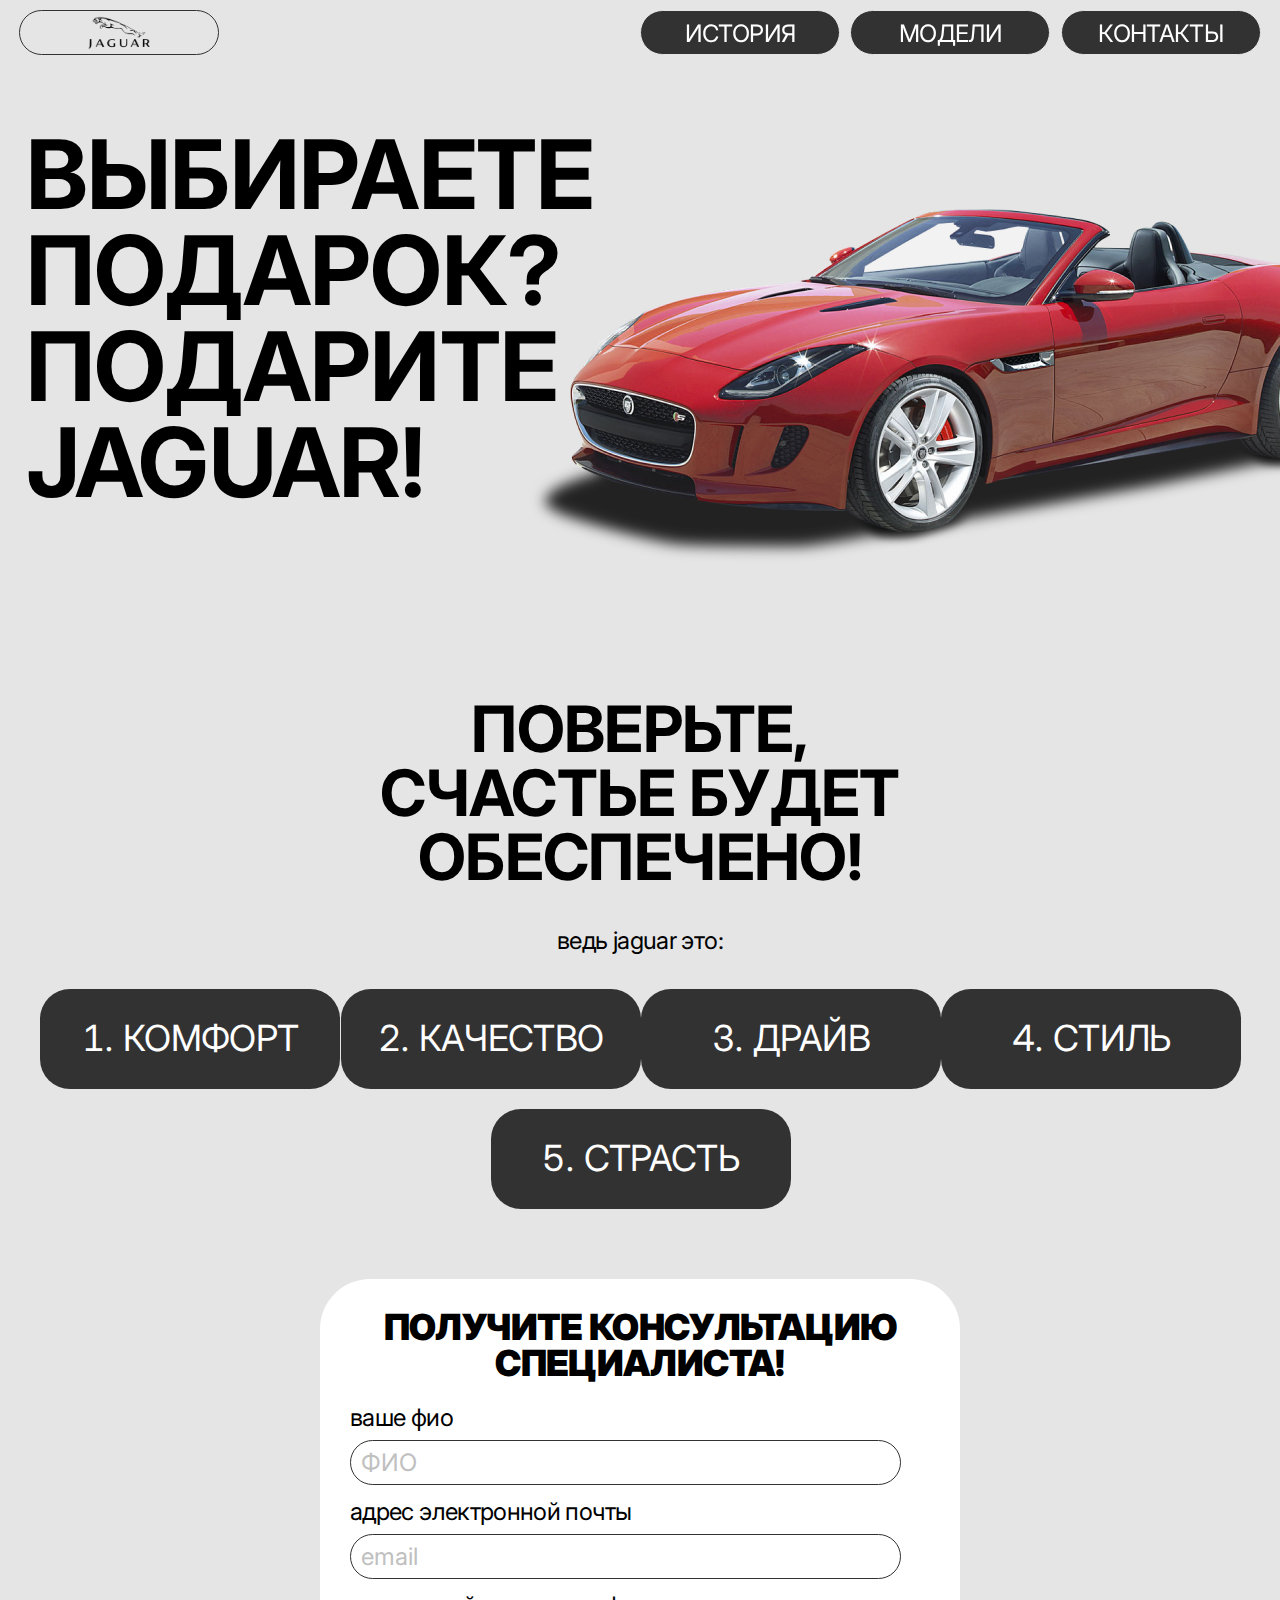
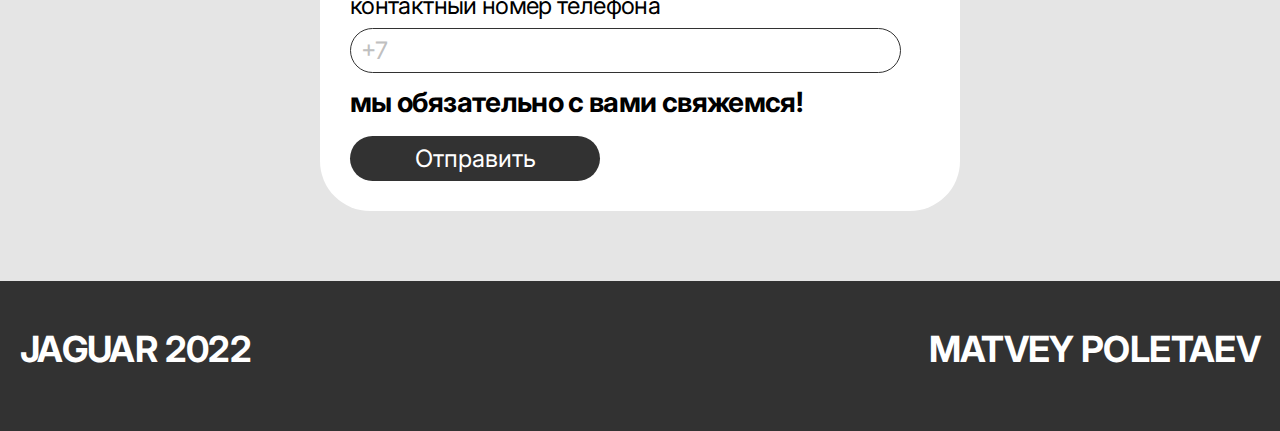
<file: index.html>
<!DOCTYPE html>
<html lang="en">
  <head>
    <meta charset="UTF-8" />
    <meta http-equiv="X-UA-Compatible" content="IE=edge" />
    <meta name="viewport" content="width=device-width, initial-scale=1.0" />
    <link rel="stylesheet" href="./css/tr1.css" />
    <link rel="stylesheet" href="./css/reset.css" />
    <title>Страница 1</title>
  </head>
  <body>
    <section class="menu">
      <a class="logo_menu__background" href="index.html"
        ><div class="logo_menu"></div
      ></a>
      <div class="menu_sections">
        <a class="menu_section" href="history.html#start"><nav>история</nav></a>
        <a class="menu_section" href="models.html"><nav>модели</nav></a>
        <a class="menu_section" href="contacts.html"><nav>контакты</nav></a>
      </div>
    </section>

    <section class="first_page">
      <header class="header">
        <h1 class="header_title">
          <a name="start0"></a>Выбираете подарок? Подарите JAGUAR!
        </h1>
        <img class="header_img" src="./img/car_header.png" alt="problems" />
      </header>

      <div class="first_text">
        <h2 class="first_text_header">Поверьте, счастье будет обеспечено!</h2>
        <p class="first_text_paragraph">Ведь Jaguar это:</p>
      </div>
      <ol class="first_text__points">
        <li class="first_text__point">Комфорт</li>
        <li class="first_text__point">Качество</li>
        <li class="first_text__point">Драйв</li>
        <li class="first_text__point">Стиль</li>
        <li class="first_text__point">Страсть</li>
      </ol>

      <div class="form">
        <h3 class="form_header">
          <legend><strong>Получите консультацию специалиста!</strong></legend>
        </h3>
        <form
          action="http://185.182.111.214:7628/cgi-bin/form_action.py"
          method="get"
          target="_self"
        >
          <p class="form_text">Ваше ФИО</p>
          <input class="form_input" type="text" name="username" value="ФИО" />
          <p class="form_text">Адрес электронной почты</p>
          <input class="form_input" type="text" name="mail" value="email" />
          <p class="form_text">Контактный номер телефона</p>
          <input class="form_input" type="text" name="mobile" value="+7" />
          <p class="form_text form_text_bold">
            <strong>Мы обязательно с Вами свяжемся!</strong>
          </p>
          <button class="button" type="submit" name="submit">
            Отправить
          </button>
        </form>
      </div>
    </section>

    <div class="futor">
      <h3>
        <a
          class="futor_link"
          href="https://www.jaguar.ru/index.html"
          target="_blank"
          >JAGUAR 2022</a
        >
      </h3>
      <h3>MATVEY POLETAEV</h3>
    </div>
  </body>
</html>
</file>
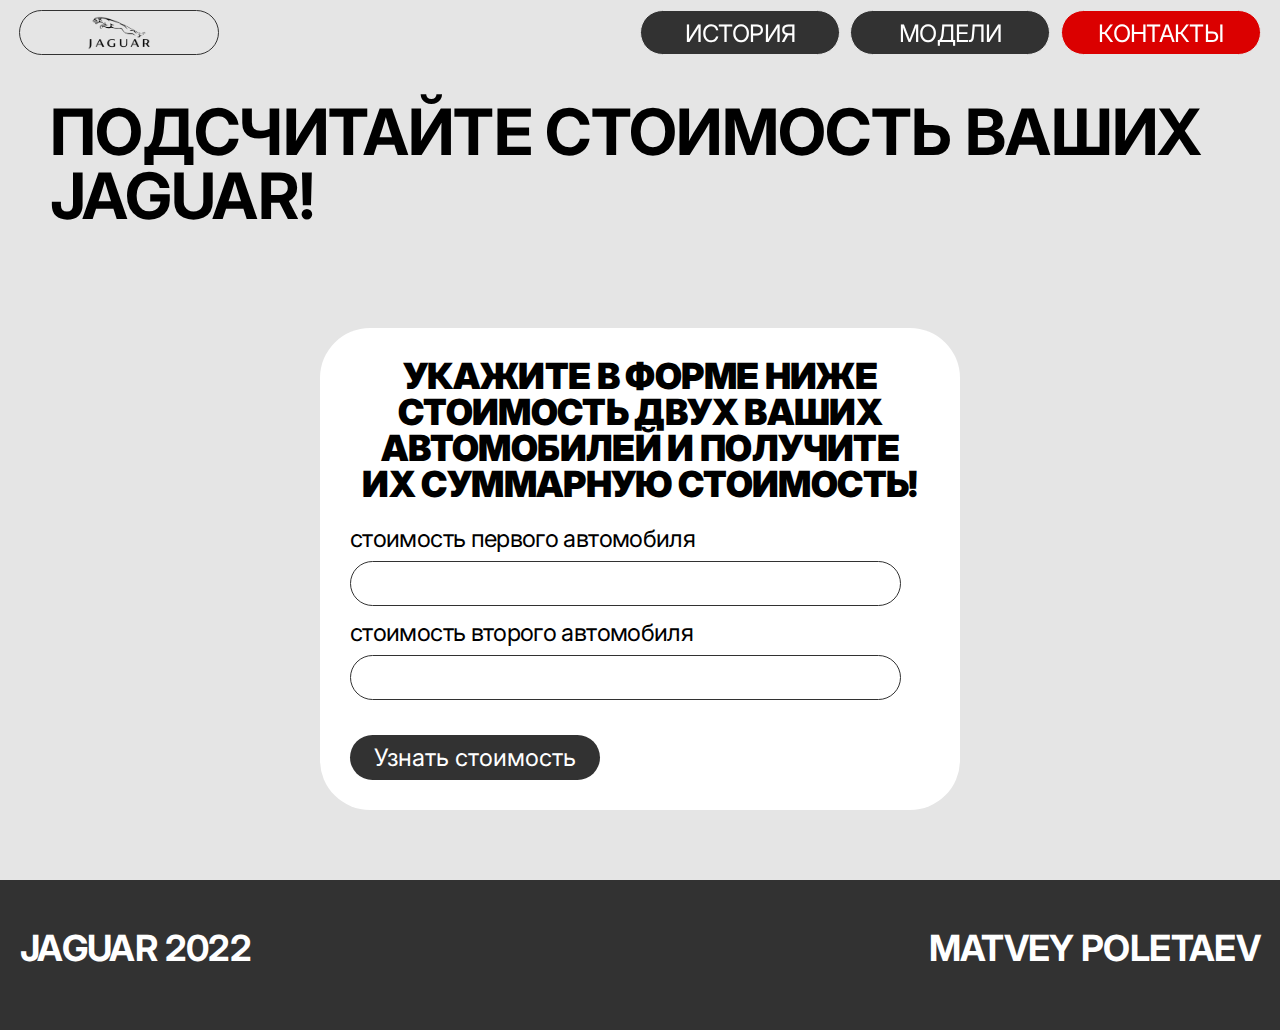
<file: calkulator.html>
<!DOCTYPE html>
<html lang="en">
  <head>
    <meta charset="UTF-8" />
    <meta http-equiv="X-UA-Compatible" content="IE=edge" />
    <meta name="viewport" content="width=device-width, initial-scale=1.0" />
    <link rel="stylesheet" href="./css/tr1.css" />
    <link rel="stylesheet" href="./css/reset.css" />
    <title>Калькулятор стоимости</title>
  </head>
  <body>
    <section class="menu">
      <a class="logo_menu__background" href="index.html"
        ><div class="logo_menu"></div
      ></a>
      <div class="menu_sections">
        <a class="menu_section" href="history.html"><nav>история</nav></a>
        <a class="menu_section" href="models.html"><nav>модели</nav></a>
        <a class="menu_section active" href="contacts.html"><nav>контакты</nav></a>
      </div>
    </section>

    <section class="contacts_page">
      <div class="models">
        <h2>
          Подсчитайте стоимость Ваших Jaguar!
        </h2>
        
      </div>

      <div class="form">
        <h3 class="form_header">
          <legend>
            <strong
              >Укажите в форме ниже стоимость двух Ваших автомобилей и получите их суммарную стоимость!</strong
            >
          </legend>
        </h3>
        <form
          action="http://185.182.111.214:7628/cgi-bin/form_action.py"
          method="get"
          target="_self"
        >
          <p class="form_text">Стоимость первого автомобиля</p>
          <input class="form_input" type="text" id="num1" name="first_car_cost"  />
          <p class="form_text">Стоимость второго автомобиля</p>
          <input class="form_input" id="num2" type="text" name="second_car_cost"  />
          <p id="result" class="form_text form_text_bold">
            
          </p>
          <button class="button" onclick="func()" id="btn" type="button" name="submit">
            Узнать стоимость
          </button>
        </form>
      </div>
    </section>

    <div class="futor">
      <h3>
        <a
          class="futor_link"
          href="https://www.jaguar.ru/index.html"
          target="_blank"
          >JAGUAR 2022</a
        >
      </h3>
      <h3>MATVEY POLETAEV</h3>
    </div>
    <script>
        function func(){
              var num1 = Number(document.getElementById("num1").value);
              var num2 = Number(document.getElementById("num2").value);
              var result = num1 + num2;
    
              document.getElementById("result").innerHTML = result;
              }
     </script>
  </body>
</html>
</file>
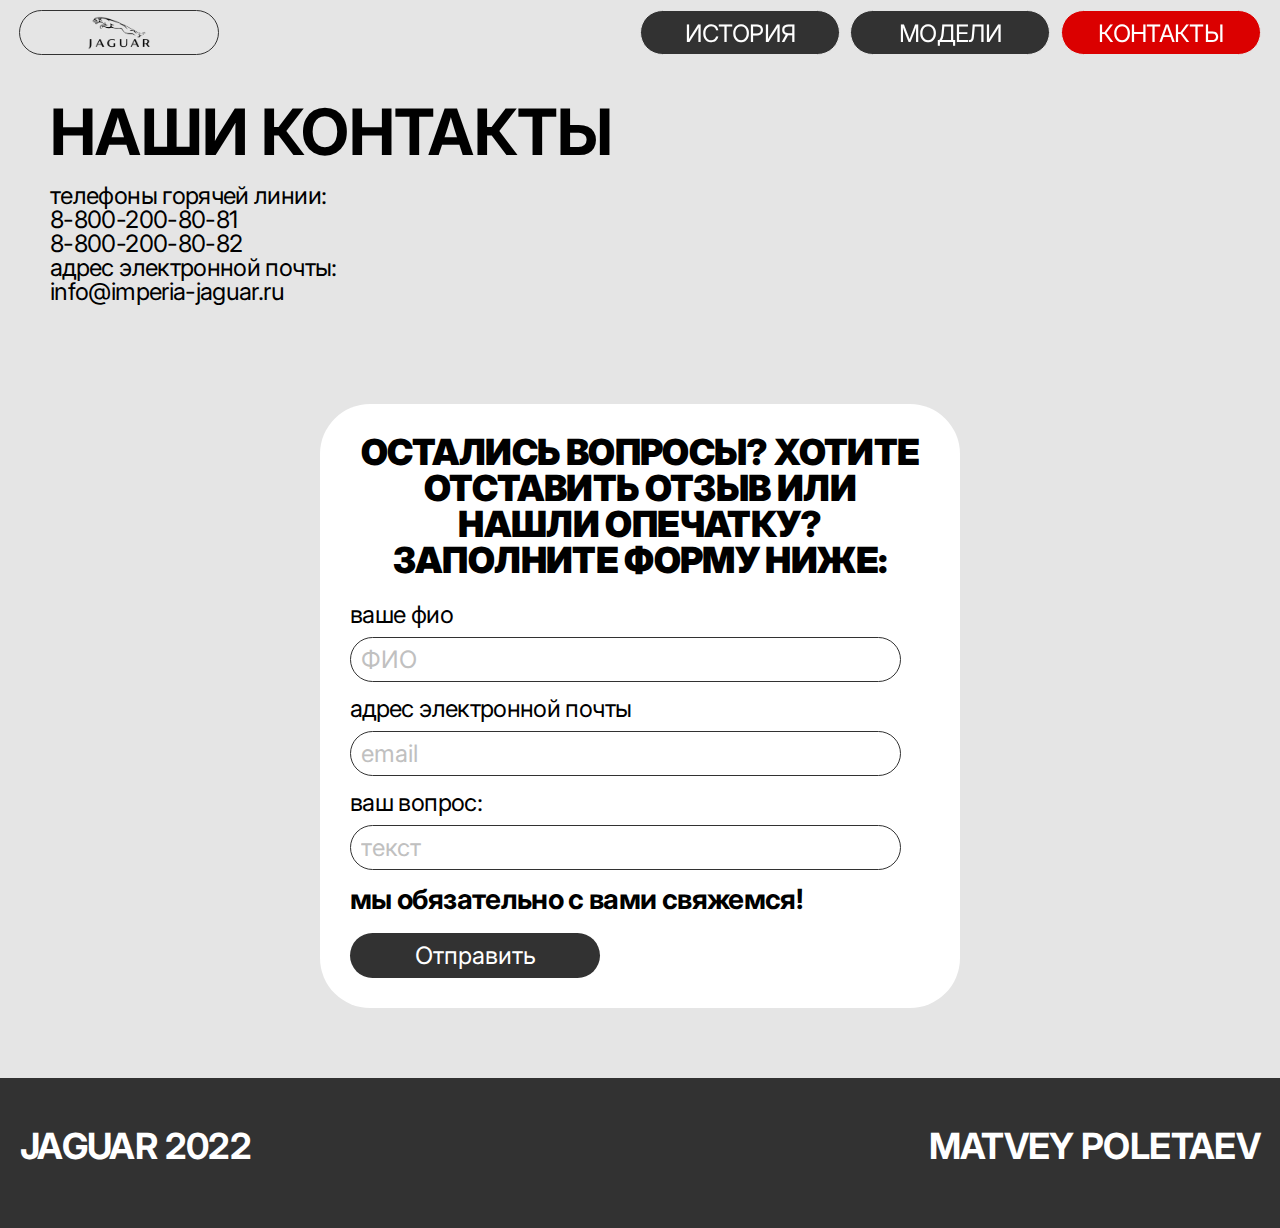
<file: contacts.html>
<!DOCTYPE html>
<html lang="en">
  <head>
    <meta charset="UTF-8" />
    <meta http-equiv="X-UA-Compatible" content="IE=edge" />
    <meta name="viewport" content="width=device-width, initial-scale=1.0" />
    <link rel="stylesheet" href="./css/tr1.css" />
    <link rel="stylesheet" href="./css/reset.css" />
    <title>Наши контакты</title>
  </head>
  <body>
    <section class="menu">
      <a class="logo_menu__background" href="index.html"
        ><div class="logo_menu"></div
      ></a>
      <div class="menu_sections">
        <a class="menu_section" href="history.html"><nav>история</nav></a>
        <a class="menu_section" href="models.html"><nav>модели</nav></a>
        <a class="menu_section active" href="contacts.html"><nav>контакты</nav></a>
      </div>
    </section>

    <section class="contacts_page">
      <div class="models">
        <h2>
          Наши контакты
        </h2>
        <p class="contacts_page_text">
          Телефоны горячей линии: <br />
          8-800-200-80-81 <br />
          8-800-200-80-82
        </p>
        <p>
          Адрес электронной почты: <br />
          info@imperia-jaguar.ru
        </p>
      </div>

      <div class="form">
        <h3 class="form_header">
          <legend>
            <strong
              >Остались вопросы? Хотите отставить отзыв или нашли опечатку?
              Заполните форму ниже:</strong
            >
          </legend>
        </h3>
        <form
          action="http://185.182.111.214:7628/cgi-bin/form_action.py"
          method="get"
          target="_self"
        >
          <p class="form_text">Ваше ФИО</p>
          <input class="form_input" type="text" name="username" value="ФИО" />
          <p class="form_text">Адрес электронной почты</p>
          <input class="form_input" type="text" name="mail" value="email" />
          <p class="form_text">Ваш вопрос:</p>
          <input class="form_input" type="text" name="question" value="текст" />
          <p class="form_text form_text_bold">
            <strong>Мы обязательно с Вами свяжемся!</strong>
          </p>
          <button class="button" type="submit" name="submit">
            Отправить
          </button>
        </form>
      </div>
    </section>

    <div class="futor">
      <h3>
        <a
          class="futor_link"
          href="https://www.jaguar.ru/index.html"
          target="_blank"
          >JAGUAR 2022</a
        >
      </h3>
      <h3>MATVEY POLETAEV</h3>
    </div>
  </body>
</html>
</file>
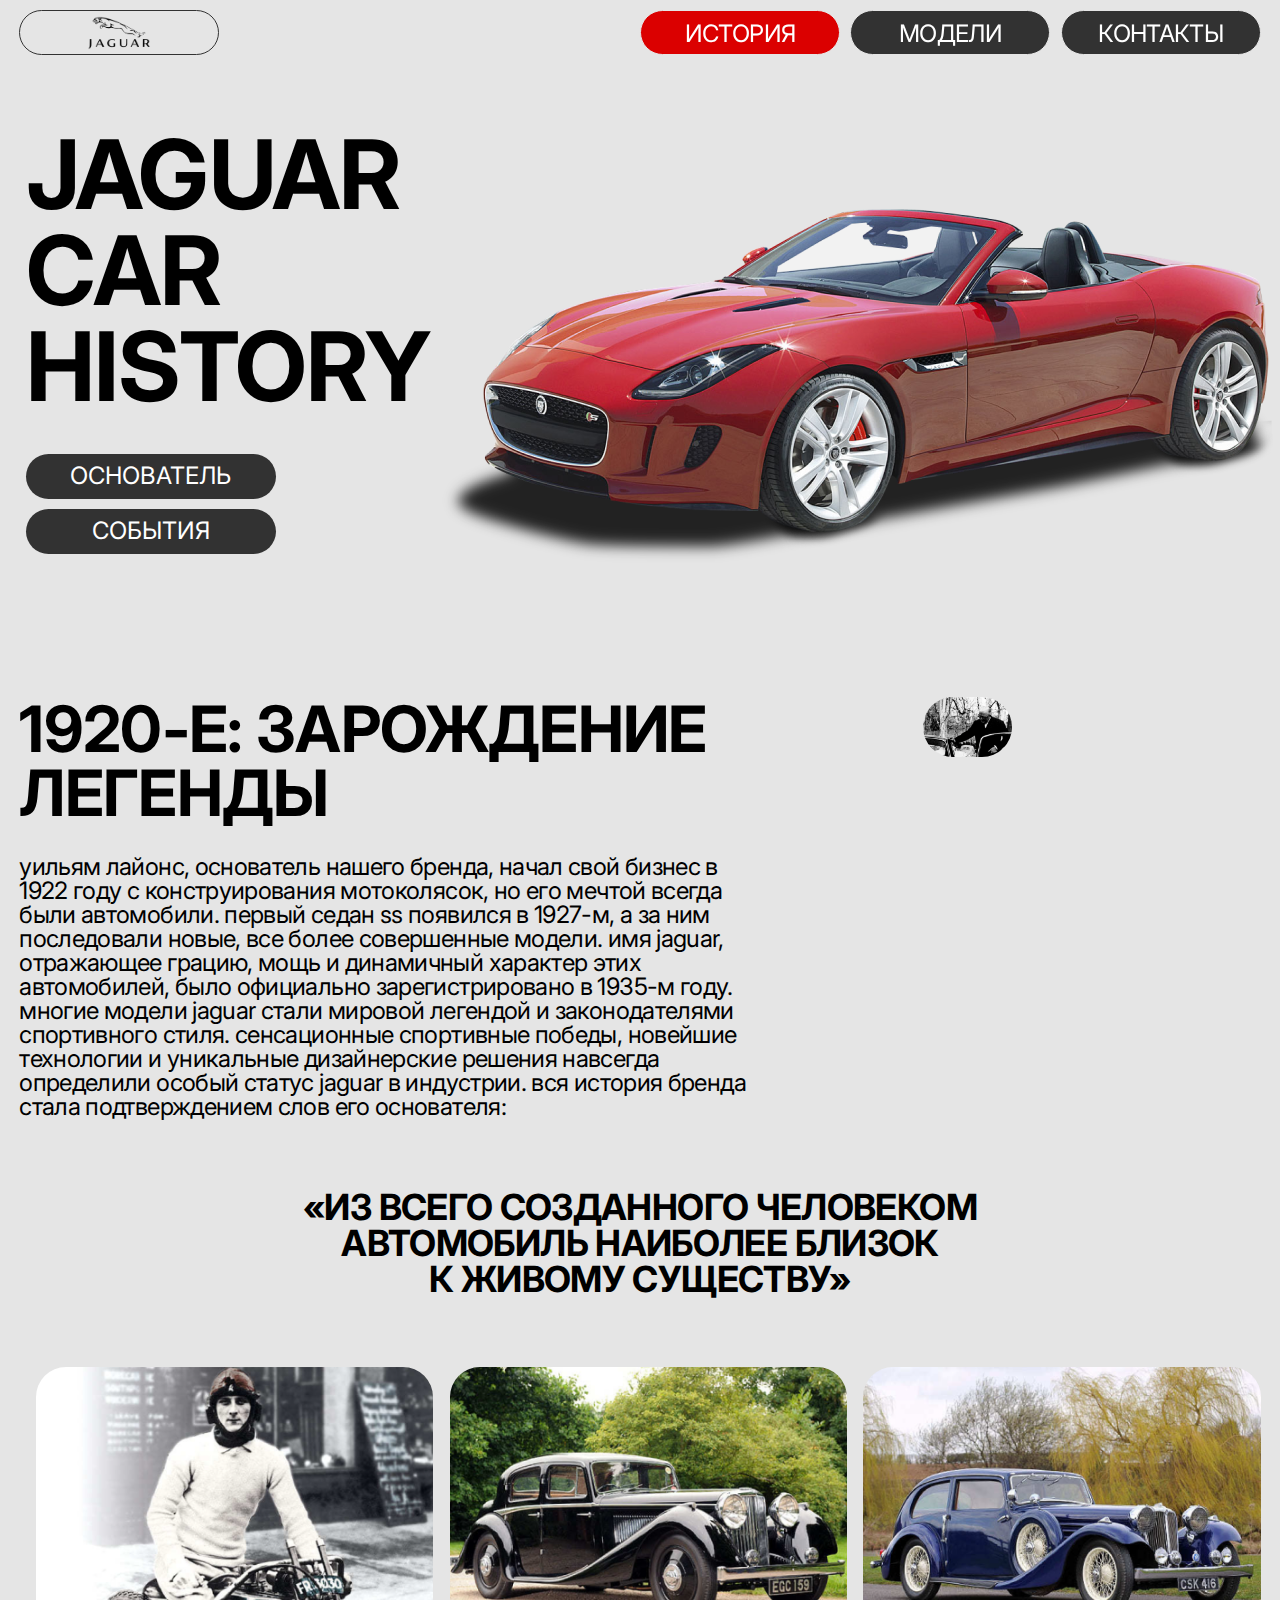
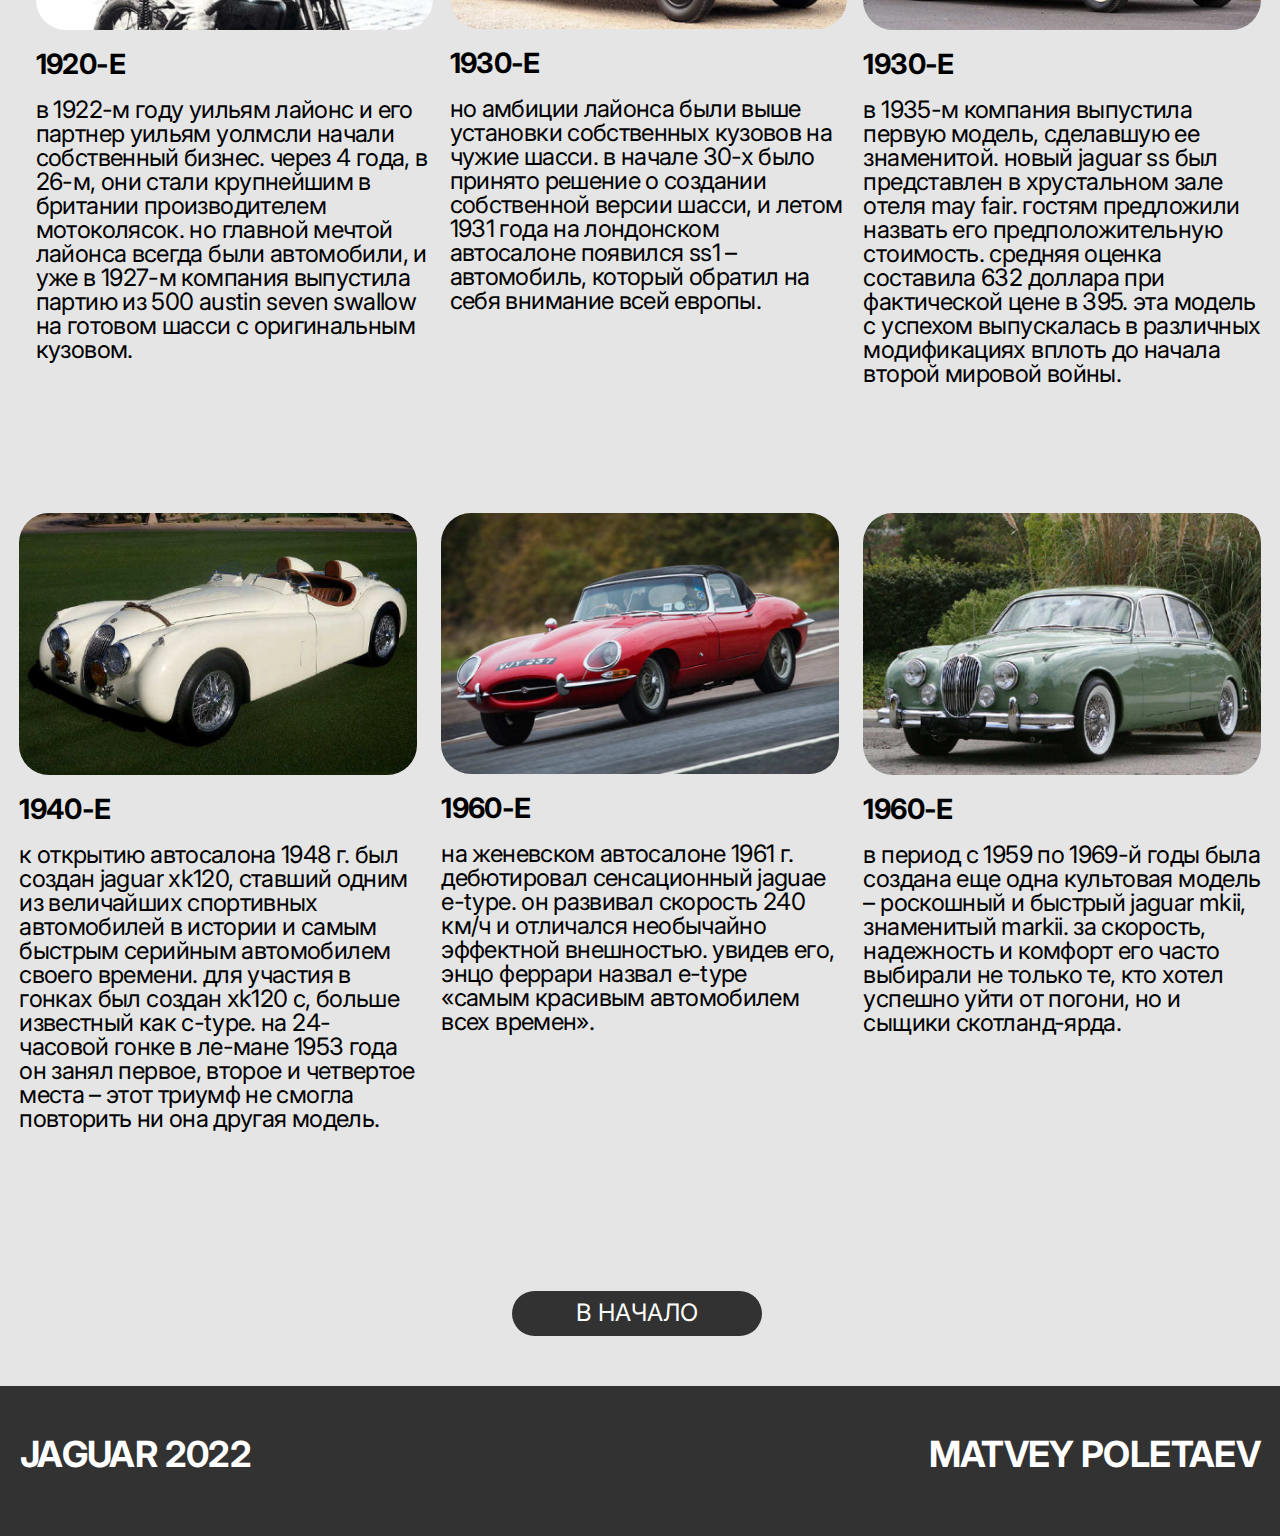
<file: history.html>
<!DOCTYPE html>
<html lang="en">
  <head>
    <meta charset="UTF-8" />
    <meta http-equiv="X-UA-Compatible" content="IE=edge" />
    <meta name="viewport" content="width=device-width, initial-scale=1.0" />
    <link rel="stylesheet" href="./css/tr1.css" />
    <link rel="stylesheet" href="./css/reset.css" />
    <title>Страница 2</title>
  </head>
  <body>
    <section class="menu">
      <a class="logo_menu__background" href="index.html"
        ><div class="logo_menu"></div
      ></a>
      <div class="menu_sections">
        <a class="menu_section active" href="history.html"><nav>история</nav></a>
        <a class="menu_section" href="models.html"><nav>модели</nav></a>
        <a class="menu_section" href="contacts.html"><nav>контакты</nav></a>
      </div>
    </section>

    <section class="history_page">
      <header class="header">
        <article>
          <h1><a name="start0"></a>JAGUAR CAR HISTORY</h1>
          <form action="#start1">
            <button class="button history_page__button">ОСНОВАТЕЛЬ</button>
          </form>
          <form action="#start">
            <button class="button">СОБЫТИЯ</button>
          </form>
        </article>
        <img class="header_img" src="./img/car_header.png" alt="problems" />
      </header>

      <div class="par">
        <div class="par2">
          <h2 class="par_header">
            <a name="start1"></a> 1920-е: ЗАРОЖДЕНИЕ ЛЕГЕНДЫ
          </h2>
          <a href="./img/big.png" target="_blank">
            <img
              class="par_img"
              src="./img/big.png"
              alt="small png"
              width="100px"
            />
          </a>
        </div>

        <p class="par_text">
          Уильям Лайонс, основатель нашего бренда, начал свой бизнес в 1922 году
          с конструирования мотоколясок, но его мечтой всегда были автомобили.
          Первый седан SS появился в 1927-м, а за ним последовали новые, все
          более совершенные модели. Имя Jaguar, отражающее грацию, мощь и
          динамичный характер этих автомобилей, было официально зарегистрировано
          в 1935-м году. Многие модели Jaguar стали мировой легендой и
          законодателями спортивного стиля. Сенсационные спортивные победы,
          новейшие технологии и уникальные дизайнерские решения навсегда
          определили особый статус Jaguar в индустрии. Вся история бренда стала
          подтверждением слов его основателя:
        </p>
      </div>

      <h3 class="par_quote">
        «ИЗ ВСЕГО СОЗДАННОГО ЧЕЛОВЕКОМ АВТОМОБИЛЬ НАИБОЛЕЕ БЛИЗОК К ЖИВОМУ
        СУЩЕСТВУ»
      </h3>
      <div class="cards_container">
        <div class="cards">
          <a name="start"></a>
          <div class="card">
            <img class="cards_container__img" src="./img/image_1.png" alt="" />
            <h4 class="cards_container__header">1920-е</h4>
            <p class="cards_container__text">
              В 1922-м году Уильям Лайонс и его партнер Уильям Уолмсли начали
              собственный бизнес. Через 4 года, в 26-м, они стали крупнейшим в
              Британии производителем мотоколясок. Но главной мечтой Лайонса
              всегда были автомобили, и уже в 1927-м компания выпустила партию
              из 500 Austin Seven Swallow на готовом шасси с оригинальным
              кузовом.
            </p>
          </div>
          <div class="card">
            <img class="cards_container__img" src="./img/image_2.png" alt="" />
            <h4 class="cards_container__header">1930-е</h4>
            <p class="cards_container__text">
              Но амбиции Лайонса были выше установки собственных кузовов на
              чужие шасси. В начале 30-х было принято решение о создании
              собственной версии шасси, и летом 1931 года на Лондонском
              автосалоне появился SS1 – автомобиль, который обратил на себя
              внимание всей Европы.
            </p>
          </div>
          <div class="card">
            <img class="cards_container__img" src="./img/image_3.png" alt="" />
            <h4 class="cards_container__header">1930-е</h4>
            <p class="cards_container__text">
              В 1935-м компания выпустила первую модель, сделавшую ее
              знаменитой. Новый Jaguar SS был представлен в Хрустальном зале
              отеля May Fair. Гостям предложили назвать его предположительную
              стоимость. Средняя оценка составила 632 доллара при фактической
              цене в 395. Эта модель с успехом выпускалась в различных
              модификациях вплоть до начала Второй мировой войны.
            </p>
          </div>
          <div class="card card_low">
            <img class="cards_container__img" src="./img/image_4.png" alt="" />
            <h4 class="cards_container__header">1940-е</h4>
            <p class="cards_container__text">
              К открытию Автосалона 1948 г. был создан Jaguar XK120, ставший
              одним из величайших спортивных автомобилей в истории и самым
              быстрым серийным автомобилем своего времени. Для участия в гонках
              был создан XK120 C, больше известный как C-TYPE. На 24-часовой
              гонке в Ле-Мане 1953 года он занял первое, второе и четвертое
              места – этот триумф не смогла повторить ни она другая модель.
            </p>
          </div>
          <div class="card card_low">
            <img class="cards_container__img" src="./img/image_5.png" alt="" />
            <h4 class="cards_container__header">1960-е</h4>
            <p class="cards_container__text">
              На Женевском автосалоне 1961 г. дебютировал сенсационный Jaguae
              E-TYPE. Он развивал скорость 240 км/ч и отличался необычайно
              эффектной внешностью. Увидев его, Энцо Феррари назвал E-TYPE
              «самым красивым автомобилем всех времен».
            </p>
          </div>
          <div class="card card_low">
            <img class="cards_container__img" src="./img/image_6.png" alt="" />
            <h4 class="cards_container__header">1960-е</h4>
            <p class="cards_container__text">
              В период с 1959 по 1969-й годы была создана еще одна культовая
              модель – роскошный и быстрый Jaguar MkII, знаменитый MarkII. За
              скорость, надежность и комфорт его часто выбирали не только те,
              кто хотел успешно уйти от погони, но и сыщики Скотланд-Ярда.
            </p>
          </div>
        </div>
      </div>
      <form action="#start0">
        <button class = "button futor_button">В НАЧАЛО</button>
    </form>
    </section>

    <div class="futor">
      <h3>
        <a
          class="futor_link"
          href="https://www.jaguar.ru/index.html"
          target="_blank"
          >JAGUAR 2022</a
        >
      </h3>
      
      <h3>MATVEY POLETAEV</h3>
    </div>
  </body>
</html>
</file>
<file: css/tr1.css>
@import url("https://fonts.googleapis.com/css2?family=Inter:wght@300&display=swap");

html {
  scroll-behavior: smooth;
}

body {
  font-family: "Inter", sans-serif;
  font-style: normal;
  box-sizing: border-box;
  background-color: #e5e5e5;
  letter-spacing: -0.04em;
  text-transform: uppercase;
}
a {
  text-decoration: none;
  color: #323232;
}
.menu {
  height: 100px;
  width: 97%;
  position: fixed;
  display: flex;
  flex-direction: row;
  justify-content: space-between;
  margin: auto;
  top: 10px;
  left: 1.5%;
}
.menu_sections {
  display: flex;
  width: 50%;
  flex-wrap: nowrap;
  justify-content: space-between;
  flex-direction: row;
}

.menu_section.active {
  background-color: #db0000;
}

.logo_menu__background {
  background-color: #e5e5e5;
  border: 1px solid #323232;
  border-radius: 23px;
  width: 200px;
  height: 45px;
  padding-top: 5px;
}
.logo_menu {
  background-image: url(../img/jaguar_logo.png);
  background-position: center;
  background-size: contain;
  background-repeat: no-repeat;
  margin: auto;
  width: 100px;
  height: 90%;
}
.logo_menu:hover {
  filter: invert(1);
}
.logo_menu__background:hover {
  background-color: #323232;
}
.menu_section {
  background-color: #323232;
  border: 1px solid #e5e5e5;
  color: white;
  width: 200px;
  font-size: 24px;
  height: 45px;
  text-align: center;
  border-radius: 23px;
  text-decoration: none;
  padding-top: 5px;
}
.menu_section:hover {
  background-color: #e5e5e5;
  color: #323232;
  border: 1px solid #323232;
}
.first_page,
.contacts_page,
.history_page,
.models_page {
  margin-top: 100px;
}
.contacts_page_text {
  margin-top: 20px;
}
h1 {
  font-size: 96px;
  line-height: 1;
}
.header_title {
  display: flex;
  flex-direction: column;
  width: 33%;
  margin-right: 7%;
}
h2 {
  font-size: 64px;
  line-height: 1;
}
h3 {
  font-size: 36px;
  line-height: 1;
}
h4 {
  font-size: 28px;
  line-height: 1;
}
p {
  font-size: 24px;
  line-height: 1;
  text-transform: lowercase;
}
.first_text_paragraph {
  margin-top: 40px;
}
.header {
  display: flex;
  flex-direction: row;
  height: 30%;
  width: 100%;
  padding: 2%;
}
.first_text_header {
  width: 50%;
  text-align: center;
  margin: auto;
  margin-top: 70px;
}

.header_img {
  object-fit: contain;
}
.par {
  width: 97%;
  margin: auto;
  margin-top: 70px;
}
.par2 {
  width: 80%;
  display: flex;
  flex-direction: row;
  justify-content: space-between;
}
.par_header {
  margin-bottom: 30px;
}
.par_img {
  border-radius: 30px;
}
.par_quote {
  margin: auto;
  width: 60%;
  text-align: center;
  margin-top: 70px;
}
.par_text {
  width: 60%;
}

.cards_container {
  display: flex;
  justify-content: center;
  width: 100%;
  margin-top: 70px;
  margin-bottom: 100px;
}

.cards {
  display: flex;
  flex-direction: row;
  flex-wrap: wrap;
  height: 50%;
  width: 97%;
  justify-content: space-between;
}

.card {
  width: 32%;
  display: flex;
  flex-direction: column;
  font-size: 125%;
  /* margin-right: 1%; */
  /* margin-bottom: 10%; */
}
.cards_container__img {
  border-radius: 30px;
}
.card_low {
  margin-top: 127px;
  margin-bottom: 50px;
}
.cards_container__header {
  margin-top: 20px;
}
.cards_container__text {
  margin-top: 20px;
}
.futor {
  width: 100%;
  display: flex;
  flex-direction: row;
  background-color: #323232;
  justify-content: space-between;
  color: #ffffff;
  height: 150px;
  padding: 20px;
  padding-top: 50px;
}

.futor_link {
  text-decoration: none;
  color: white;
}

.futor_button{
  margin-left: 40%;
  margin-bottom: 50px;
}

.first_text {
  text-align: center;
}

.first_text__points {
  display: flex;
  flex-direction: row;
  flex-wrap: wrap;
  height: 50%;
  width: 97%;
  justify-content: space-between;
}
.first_text__point {
  width: 300px;
  height: 100px;
  margin: auto;
  margin-top: 20px;
  background-color: #323232;
  border-radius: 30px;
  text-align: center;
  color: white;
  font-size: 36px;
  padding-top: 22px;
  list-style-position: inside;
}

.models {
  margin-left: 50px;
  margin-bottom: 100px;
}

.models_list {
  margin-left: 100px;
}

TABLE {
  width: 1100px;
  height: 300px;
  background-image: url(../img/jaguar_logo_white.png);
  border-collapse: collapse;
  margin-left: 200px;
  margin-bottom: 200px;
}

TD,
TH {
  padding: 3px;
  border: 1px solid black;
}

.table_img {
  width: 250px;
  margin-right: 0px;
}

.form {
  width: 50%;
  background-color: white;
  border-radius: 50px;
  margin: auto;
  margin-top: 70px;
  margin-bottom: 70px;
  padding: 30px;
}
.form_header {
  margin-bottom: 25px;
  text-align: center;
}
.form_text {
  margin-bottom: 10px;
}
.form_input {
  margin-bottom: 15px;
  height: 45px;
  width: 95%;
  border: 1px solid #323232;
  border-radius: 23px;
  padding-left: 10px;
  font-size: 24px;
  color: #c0c0c0;
}
.button {
  background-color: #323232;
  color: white;
  width: 250px;
  font-size: 24px;
  height: 45px;
  text-align: center;
  border-radius: 23px;
  border: none;
  margin-top: 10px;
}
.button:hover {
  background-color: inherit;
  color: #2f2f2f;
  border: 1px solid #2f2f2f;
}
.history_page__button {
  margin-top: 40px;
}
.form_text_bold {
  font-size: 28px;
}
.table_header {
  margin-bottom: 30px;
}
</file>
